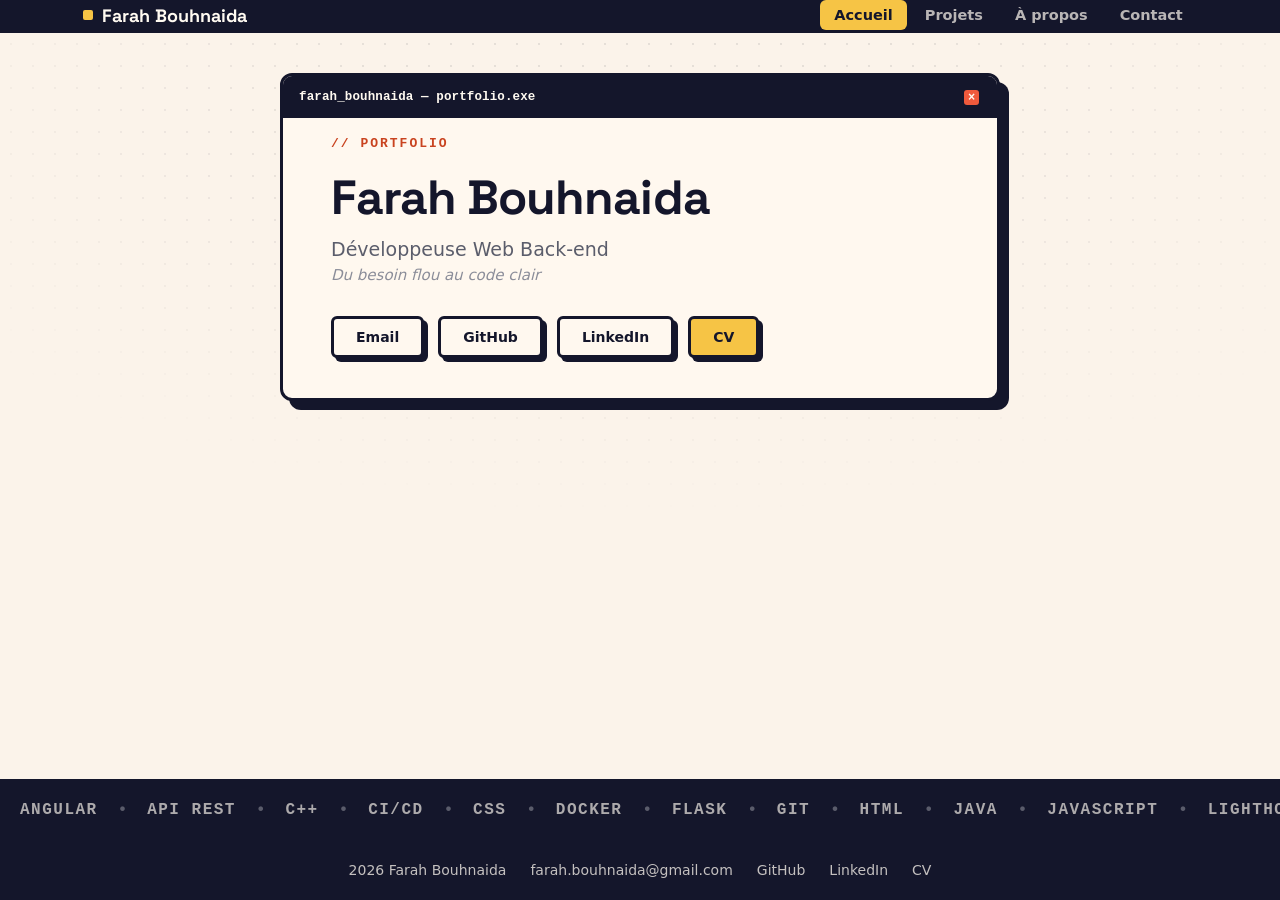
<file: index.html>
<!DOCTYPE html>
<html lang="fr">
<head>
  <meta charset="UTF-8">
  <meta name="viewport" content="width=device-width, initial-scale=1.0">
  <title>Farah Bouhnaida - Portfolio</title>
  <link rel="preconnect" href="https://fonts.googleapis.com">
  <link rel="preconnect" href="https://fonts.gstatic.com" crossorigin>
  <link href="https://fonts.googleapis.com/css2?family=Space+Grotesk:wght@500;600;700&display=swap" rel="stylesheet">
  <link rel="stylesheet" href="styles/style.css">
</head>
<body data-page="accueil">

  <header>
    <nav class="container">
      <span class="logo">Farah Bouhnaida</span>
      <ul>
        <li><a href="/" data-page="accueil" class="active">Accueil</a></li>
        <li><a href="/projets" data-page="projets">Projets</a></li>
        <li><a href="/apropos" data-page="apropos">À propos</a></li>
        <li><a href="/contact" data-page="contact">Contact</a></li>
      </ul>
    </nav>
  </header>

  <main>
    <section class="hero-section" id="accueil">
      <div class="hero-grille"></div>
      <div class="container hero-content">
        <p class="hero-eyebrow">Portfolio</p>
        <h1 class="hero-nom">Farah Bouhnaida</h1>
        <p class="hero-role">Développeuse Web Back-end</p>
        <p class="hero-tagline">Du besoin flou au code clair</p>

        <div class="hero-links">
          <a href="mailto:farah.bouhnaida@gmail.com" class="hero-lien">Email</a>
          <a href="https://github.com/farahbouh" target="_blank" rel="noopener" class="hero-lien">GitHub</a>
          <a href="https://www.linkedin.com/in/farahbouh/" target="_blank" rel="noopener" class="hero-lien">LinkedIn</a>
          <a href="/static/CV_Farah_Bouhnaida.pdf" target="_blank" rel="noopener" class="hero-lien hero-lien-principal">CV</a>
        </div>
      </div>
    </section>

    <section class="marquee-section" aria-label="Compétences techniques">
      <div class="marquee-track">
        <div class="marquee-content" id="marquee-track-1"></div>
        <div class="marquee-content" id="marquee-track-2"></div>
      </div>
    </section>
  </main>

  <footer>
    <div class="container">
      <span>2026 Farah Bouhnaida</span>
      <a href="mailto:farah.bouhnaida@gmail.com">farah.bouhnaida@gmail.com</a>
      <a href="https://github.com/farahbouh" target="_blank" rel="noopener">GitHub</a>
      <a href="https://www.linkedin.com/in/farahbouh/" target="_blank" rel="noopener">LinkedIn</a>
      <a href="/static/CV_Farah_Bouhnaida.pdf" target="_blank" rel="noopener">CV</a>
    </div>
  </footer>

  <script src="scripts/competences.js"></script>

</body>
</html>
</file>
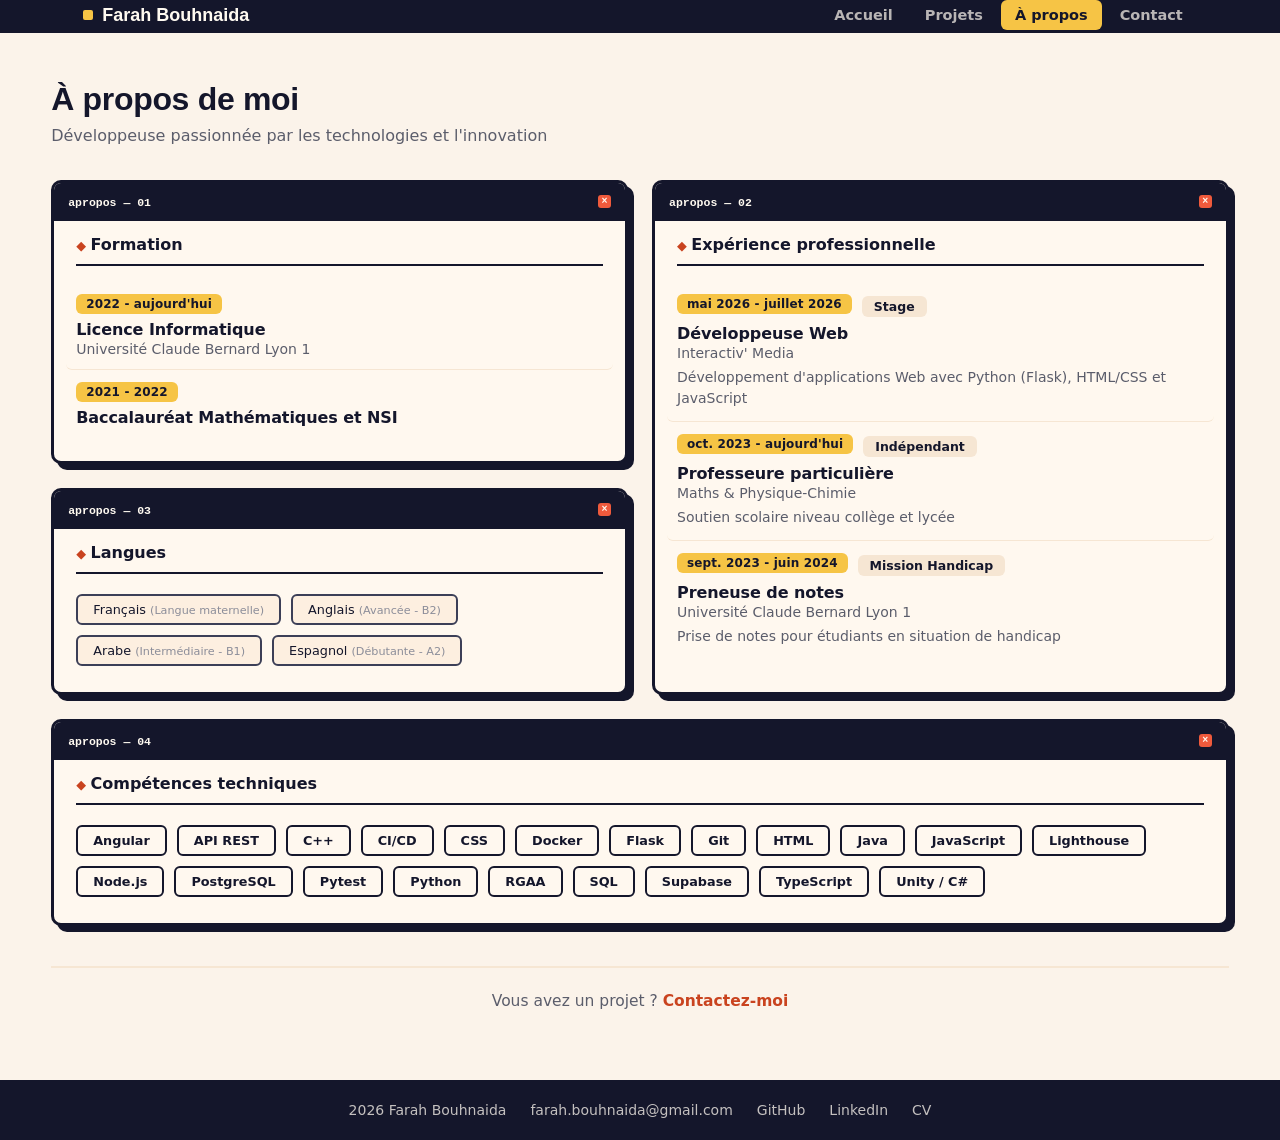
<file: apropos.html>
<!DOCTYPE html>
<html lang="fr">
<head>
  <meta charset="UTF-8">
  <meta name="viewport" content="width=device-width, initial-scale=1.0">
  <title>Farah Bouhnaida - Contact</title>
  <link rel="stylesheet" href="styles/style.css">
</head>
<body data-page="apropos">

  <header>
    <nav class="container">
      <span class="logo">Farah Bouhnaida</span>
      <ul>
        <li><a href="/" data-page="accueil">Accueil</a></li>
        <li><a href="/projets" data-page="projets">Projets</a></li>
        <li><a href="/apropos" data-page="apropos" class="active">À propos</a></li>
        <li><a href="/contact" data-page="contact">Contact</a></li>
      </ul>
    </nav>
  </header>

  <main class="container page-apropos">
    <h1 class="titre-page">À propos de moi</h1>
    <p class="sous-titre-page">Développeuse passionnée par les technologies et l'innovation</p>

    <div class="grille-apropos">
      <section class="section-apropos">
        <h3 class="titre-section">Formation</h3>
        <ul class="liste-experiences">
          <li>
            <div class="experience-item">
              <span class="periode">2022 - aujourd'hui</span>
              <span class="intitule">Licence Informatique</span>
              <span class="etablissement">Université Claude Bernard Lyon 1</span>
            </div>
          </li>
          <li>
            <div class="experience-item">
              <span class="periode">2021 - 2022</span>
              <span class="intitule">Baccalauréat Mathématiques et NSI</span>
            </div>
          </li>
        </ul>
      </section>

      <section class="section-apropos section-experience">
        <h3 class="titre-section">Expérience professionnelle</h3>
        <ul class="liste-experiences">
          <li class="experience-item">
            <div class="exp-header">
              <span class="periode">mai 2026 - juillet 2026</span>
              <span class="statut">Stage</span>
            </div>
            <span class="intitule">Développeuse Web</span>
            <span class="etablissement">Interactiv' Media</span>
            <p class="description">Développement d'applications Web avec Python (Flask), HTML/CSS et JavaScript</p>
          </li>
          <li class="experience-item">
            <div class="exp-header">
              <span class="periode">oct. 2023 - aujourd'hui</span>
              <span class="statut">Indépendant</span>
            </div>
            <span class="intitule">Professeure particulière</span>
            <span class="etablissement">Maths & Physique-Chimie</span>
            <p class="description">Soutien scolaire niveau collège et lycée</p>
          </li>
          <li class="experience-item">
            <div class="exp-header">
              <span class="periode">sept. 2023 - juin 2024</span>
              <span class="statut">Mission Handicap</span>
            </div>
            <span class="intitule">Preneuse de notes</span>
            <span class="etablissement">Université Claude Bernard Lyon 1</span>
            <p class="description">Prise de notes pour étudiants en situation de handicap</p>
          </li>
        </ul>
      </section>

      <section class="section-apropos">
        <h3 class="titre-section">Langues</h3>
        <div class="badges-container">
          <span class="badge-langue">Français <span class="niveau">(Langue maternelle)</span></span>
          <span class="badge-langue">Anglais <span class="niveau">(Avancée - B2)</span></span>
          <span class="badge-langue">Arabe <span class="niveau">(Intermédiaire - B1)</span></span>
          <span class="badge-langue">Espagnol <span class="niveau">(Débutante - A2)</span></span>
        </div>
      </section>

      <section class="section-apropos section-pleine-largeur">
        <h3 class="titre-section">Compétences techniques</h3>
        <div class="badges-container" id="badges-competences"></div>
      </section>
    </div>

    <div class="cta-subtil">
      <p class="cta-texte">Vous avez un projet ? <a href="/contact" class="cta-lien">Contactez-moi</a></p>
    </div>
  </main>

  <footer>
    <div class="container">
      <span>2026 Farah Bouhnaida</span>
      <a href="mailto:farah.bouhnaida@gmail.com">farah.bouhnaida@gmail.com</a>
      <a href="https://github.com/farahbouh" target="_blank" rel="noopener">GitHub</a>
      <a href="https://www.linkedin.com/in/farahbouh/" target="_blank" rel="noopener">LinkedIn</a>
      <a href="/static/CV_Farah_Bouhnaida.pdf" target="_blank" rel="noopener">CV</a>
    </div>
  </footer>

  <script src="scripts/competences.js"></script>

</body>
</html>
</file>
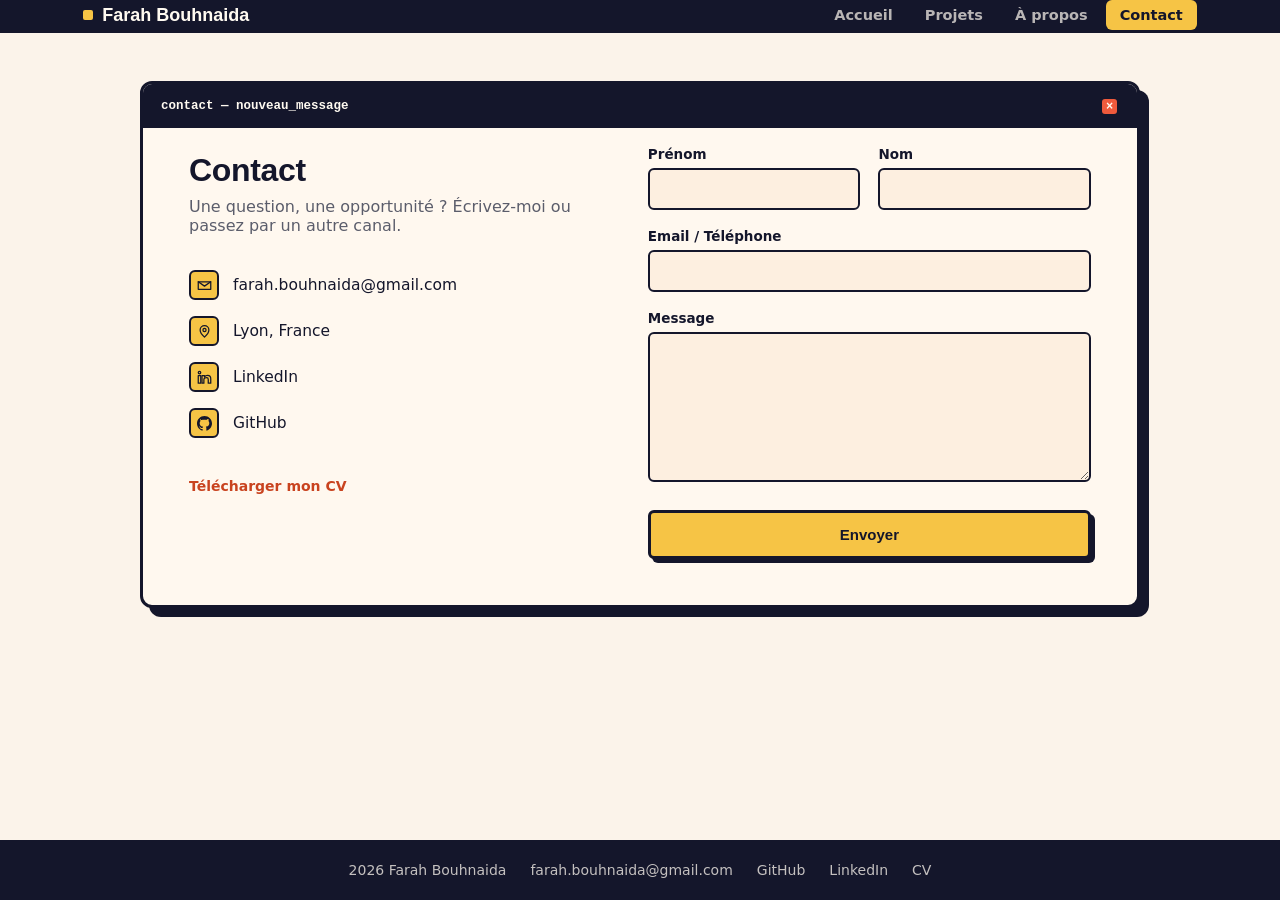
<file: contact.html>
<!DOCTYPE html>
<html lang="fr">
<head>
  <meta charset="UTF-8">
  <meta name="viewport" content="width=device-width, initial-scale=1.0">
  <title>Farah Bouhnaida - Contact</title>
  <link rel="stylesheet" href="styles/style.css">
</head>
<body data-page="contact">

  <header>
    <nav class="container">
      <span class="logo">Farah Bouhnaida</span>
      <ul>
        <li><a href="/" data-page="accueil">Accueil</a></li>
        <li><a href="/projets" data-page="projets">Projets</a></li>
        <li><a href="/apropos" data-page="apropos">À propos</a></li>
        <li><a href="/contact" data-page="contact" class="active">Contact</a></li>
      </ul>
    </nav>
  </header>

  <main class="container page-contact">
    <div class="carte-contact">
      <div class="grille-contact">
        <div class="colonne-info-contact">
          <h1 class="titre-page">Contact</h1>
          <p class="sous-titre-page">Une question, une opportunité ? Écrivez-moi ou passez par un autre canal.</p>

          <ul class="liste-contact-icones">
            <li>
              <span class="icone-contact">
                <svg viewBox="0 0 24 24" fill="none" stroke="currentColor" stroke-width="2" stroke-linecap="round" stroke-linejoin="round"><path d="M4 4h16v16H4z" opacity="0"/><path d="M22 6 12 13 2 6"/><path d="M2 6h20v12H2z"/></svg>
              </span>
              <a href="mailto:farah.bouhnaida@gmail.com">farah.bouhnaida@gmail.com</a>
            </li>
            <li>
              <span class="icone-contact">
                <svg viewBox="0 0 24 24" fill="none" stroke="currentColor" stroke-width="2" stroke-linecap="round" stroke-linejoin="round"><path d="M12 21s-7-6.4-7-11.5A7 7 0 0 1 19 9.5C19 14.6 12 21 12 21z"/><circle cx="12" cy="9.5" r="2.5"/></svg>
              </span>
              <span>Lyon, France</span>
            </li>
            <li>
              <span class="icone-contact">
                <svg viewBox="0 0 24 24" fill="none" stroke="currentColor" stroke-width="2" stroke-linecap="round" stroke-linejoin="round"><rect x="2" y="9" width="4" height="12"/><circle cx="4" cy="4" r="2"/><path d="M8 9h4v2c1-1.5 3-2.3 5-2.3 3 0 5 2 5 5.5V21h-4v-6c0-1.7-1-2.7-2.5-2.7S11 13.3 11 15v6H8z"/></svg>
              </span>
              <a href="https://www.linkedin.com/in/farahbouh/" target="_blank" rel="noopener">LinkedIn</a>
            </li>
            <li>
              <span class="icone-contact">
                <svg viewBox="0 0 24 24" fill="currentColor" stroke="none"><path d="M12 0C5.37 0 0 5.373 0 12c0 5.302 3.438 9.8 8.207 11.387.6.113.793-.26.793-.577 0-.285-.01-1.04-.016-2.04-3.338.725-4.042-1.61-4.042-1.61-.546-1.386-1.332-1.756-1.332-1.756-1.09-.745.083-.729.083-.729 1.205.084 1.84 1.237 1.84 1.237 1.07 1.834 2.807 1.304 3.492.997.108-.775.42-1.305.763-1.605-2.665-.303-5.467-1.334-5.467-5.93 0-1.31.468-2.38 1.236-3.22-.124-.303-.536-1.524.117-3.176 0 0 1.008-.322 3.301 1.23.957-.266 1.984-.4 3.005-.404 1.02.004 2.047.138 3.006.404 2.29-1.552 3.297-1.23 3.297-1.23.655 1.652.243 2.873.12 3.176.77.84 1.235 1.91 1.235 3.22 0 4.61-2.807 5.624-5.48 5.92.432.372.816 1.104.816 2.226 0 1.606-.015 2.902-.015 3.297 0 .32.192.694.8.576C20.565 21.795 24 17.298 24 12c0-6.627-5.373-12-12-12z"/></svg>
              </span>
              <a href="https://github.com/farahbouh" target="_blank" rel="noopener">GitHub</a>
            </li>
          </ul>

          <a href="/static/CV_Farah_Bouhnaida.pdf" target="_blank" rel="noopener" class="bouton-principal">Télécharger mon CV</a>
        </div>

        <form id="form-contact" action="https://formspree.io/f/mojgqadn" method="POST" class="formulaire">
          <div class="ligne-formulaire">
            <div class="champ">
              <label for="prenom">Prénom</label>
              <input type="text" id="prenom" name="prenom" required>
            </div>
            <div class="champ">
              <label for="nom">Nom</label>
              <input type="text" id="nom" name="nom" required>
            </div>
          </div>
          <div class="champ">
            <label for="moyen-contact">Email / Téléphone</label>
            <input type="text" id="moyen-contact" name="moyen_contact" required>
          </div>
          <div class="champ">
            <label for="message">Message</label>
            <textarea id="message" name="message" rows="6" required></textarea>
          </div>
          <button type="submit" class="bouton-envoyer">Envoyer</button>
        </form>
      </div>
    </div>
  </main>

  <footer>
    <div class="container">
      <span>2026 Farah Bouhnaida</span>
      <a href="mailto:farah.bouhnaida@gmail.com">farah.bouhnaida@gmail.com</a>
      <a href="https://github.com/farahbouh" target="_blank" rel="noopener">GitHub</a>
      <a href="https://www.linkedin.com/in/farahbouh/" target="_blank" rel="noopener">LinkedIn</a>
      <a href="/static/CV_Farah_Bouhnaida.pdf" target="_blank" rel="noopener">CV</a>
    </div>
  </footer>

  <script src="scripts/contact.js"></script>

</body>
</html>
</file>
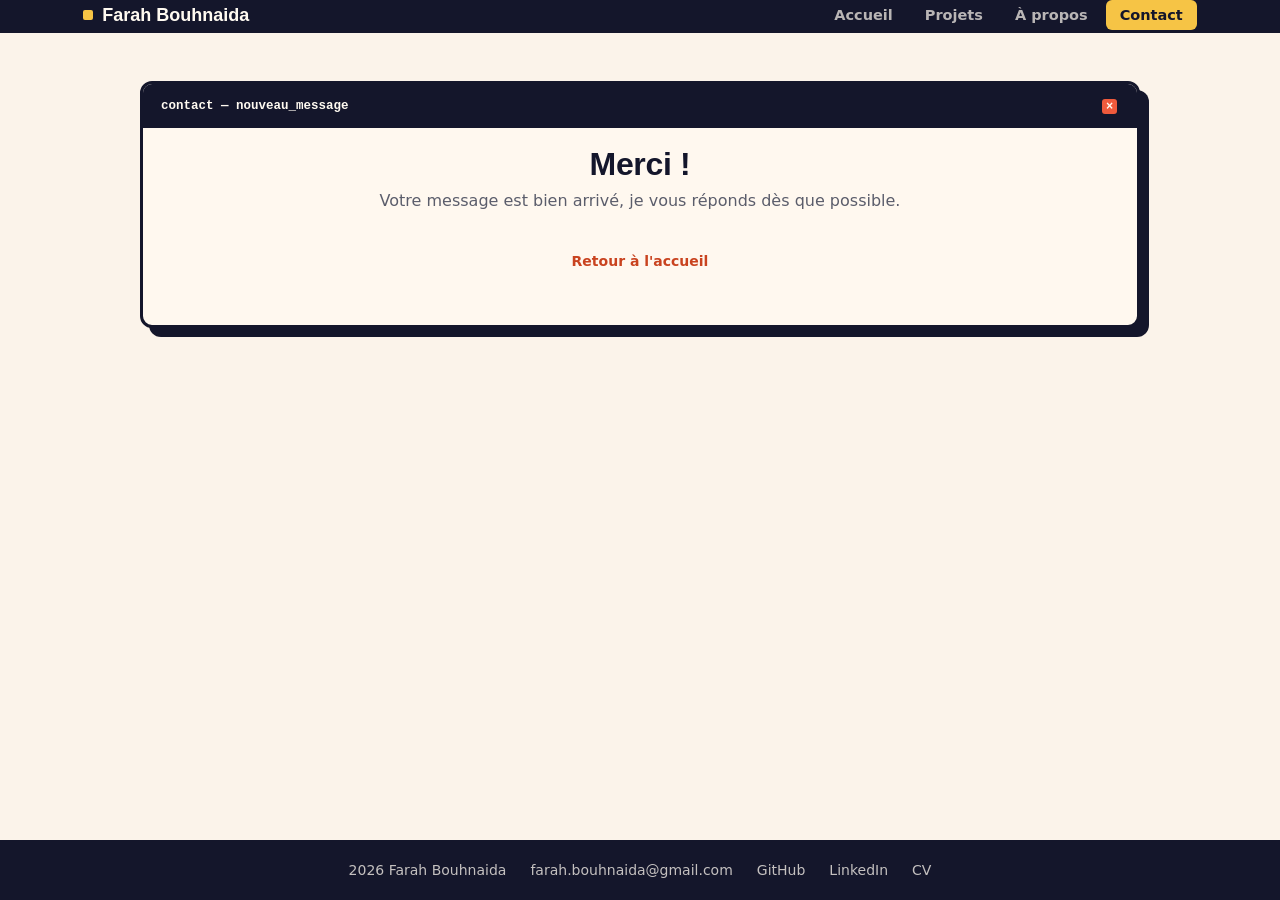
<file: merci.html>
<!DOCTYPE html>
<html lang="fr">
<head>
  <meta charset="UTF-8">
  <meta name="viewport" content="width=device-width, initial-scale=1.0">
  <title>Farah Bouhnaida - Merci</title>
  <link rel="stylesheet" href="styles/style.css">
</head>
<body data-page="contact">

  <header>
    <nav class="container">
      <span class="logo">Farah Bouhnaida</span>
      <ul>
        <li><a href="/" data-page="accueil">Accueil</a></li>
        <li><a href="/projets" data-page="projets">Projets</a></li>
        <li><a href="/apropos" data-page="apropos">À propos</a></li>
        <li><a href="/contact" data-page="contact" class="active">Contact</a></li>
      </ul>
    </nav>
  </header>

  <main class="container page-contact">
    <div class="carte-contact" style="text-align:center;">
      <h1 class="titre-page">Merci !</h1>
      <p class="sous-titre-page">Votre message est bien arrivé, je vous réponds dès que possible.</p>
      <a href="/" class="bouton-principal">Retour à l'accueil</a>
    </div>
  </main>

  <footer>
    <div class="container">
      <span>2026 Farah Bouhnaida</span>
      <a href="mailto:farah.bouhnaida@gmail.com">farah.bouhnaida@gmail.com</a>
      <a href="https://github.com/farahbouh" target="_blank" rel="noopener">GitHub</a>
      <a href="https://www.linkedin.com/in/farahbouh/" target="_blank" rel="noopener">LinkedIn</a>
      <a href="/static/CV_Farah_Bouhnaida.pdf" target="_blank" rel="noopener">CV</a>
    </div>
  </footer>

</body>
</html>
</file>
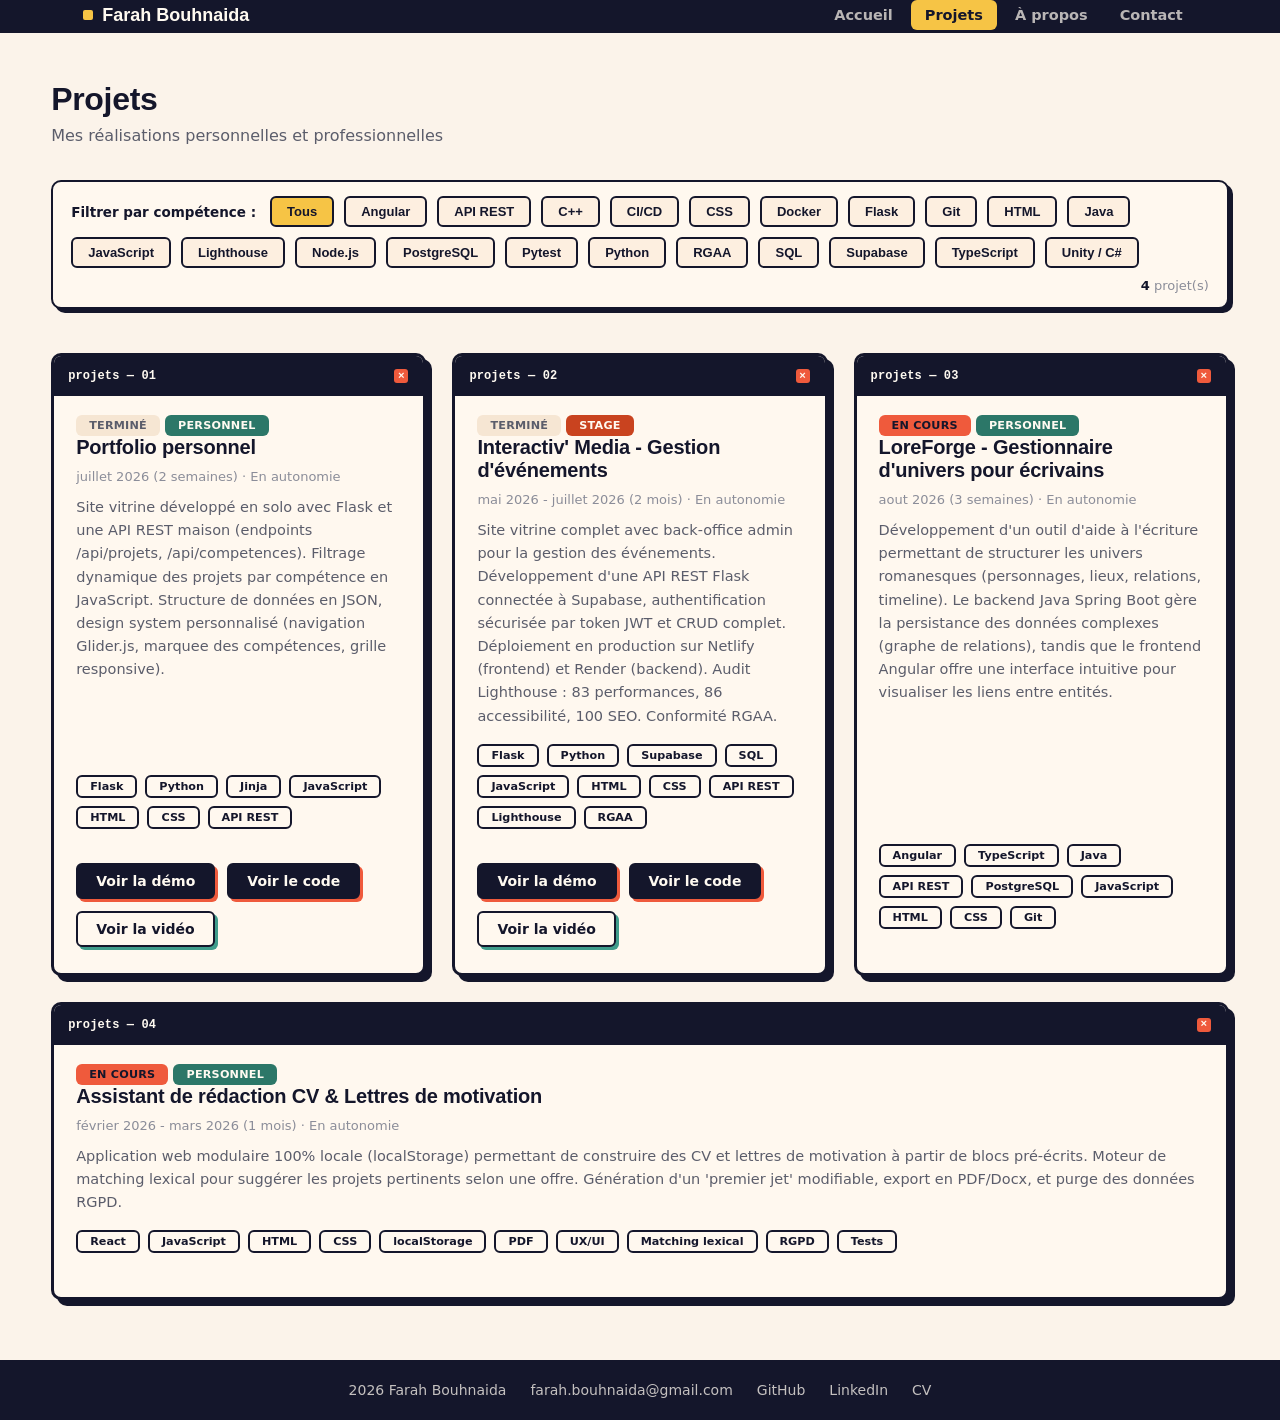
<file: projets.html>
<!DOCTYPE html>
<html lang="fr">
<head>
    <meta charset="UTF-8" />
    <meta name="viewport" content="width=device-width, initial-scale=1.0" />
    <title>Farah Bouhnaida - Projets</title>
    <link rel="stylesheet" href="styles/style.css" />
</head>
<body data-page="projets">

    <header>
        <nav class="container">
            <span class="logo">Farah Bouhnaida</span>
            <ul>
                <li><a href="/" data-page="accueil">Accueil</a></li>
                <li><a href="/projets" data-page="projets" class="active">Projets</a></li>
                <li><a href="/apropos" data-page="apropos">À propos</a></li>
                <li><a href="/contact" data-page="contact">Contact</a></li>
            </ul>
        </nav>
    </header>

    <main class="container page-projets">
        <h1 class="titre-page">Projets</h1>
        <p class="sous-titre-page">Mes réalisations personnelles et professionnelles</p>

        <!-- FILTRES (les boutons de compétence sont ajoutés par projets.js) -->
        <div class="filtres-container">
            <span class="filtres-label">Filtrer par compétence :</span>
            <button class="filtre-btn active" data-categorie="tous">Tous</button>
            <span class="filtres-resultats"><strong id="compteur-projets">0</strong> projet(s)</span>
        </div>

        <!-- GRILLE DES PROJETS (remplie par JS) -->
        <div class="grille-projets" id="projets-container"></div>
    </main>

    <footer>
        <div class="container">
            <span>2026 Farah Bouhnaida</span>
            <a href="mailto:farah.bouhnaida@gmail.com">farah.bouhnaida@gmail.com</a>
            <a href="https://github.com/farahbouh" target="_blank" rel="noopener">GitHub</a>
            <a href="https://www.linkedin.com/in/farahbouh/" target="_blank" rel="noopener">LinkedIn</a>
            <a href="/static/CV_Farah_Bouhnaida.pdf" target="_blank" rel="noopener">CV</a>
        </div>
    </footer>

    <script src="scripts/projets.js" defer></script>
</body>
</html>
</file>
<file: styles/style.css>
:root {
    /* Surfaces */
    --creme: #fbf3ea;
    --surface: #fff8ef;
    --surface-alt: #fdefe0;
    --surface-alt-2: #f6e6d3;

    /* Encre / bordures */
    --marine: #14162b;
    --marine-doux: #3c3f57;

    /* Texte */
    --texte: var(--marine);
    --texte-secondaire: #5b5d6b;
    --texte-tertiaire: #8b8d99;
    --texte-inverse: #fffaf1;

    /* Accents */
    --jaune: #f6c445;
    --jaune-fonce: #d9a72e;
    --rouge: #ef5a3c;
    --rouge-fonce: #c9431f;
    --sarcelle: #3f9c8b;
    --sarcelle-fonce: #2c7768;

    /* Épaisseurs & rayons */
    --bordure: 3px;
    --bordure-fine: 2px;
    --rayon-sm: 6px;
    --rayon-md: 10px;
    --rayon-lg: 12px;

    /* Ombres dures (néo-brutalisme, pas de flou) */
    --ombre-sm: 4px 4px 0 var(--marine);
    --ombre-md: 6px 6px 0 var(--marine);
    --ombre-lg: 9px 9px 0 var(--marine);

    /* Typographie */
    --police-affichage: 'Space Grotesk', 'Arial Black', Arial, sans-serif;
    --police-corps: system-ui, -apple-system, 'Segoe UI', Arial, sans-serif;
    --police-mono: 'JetBrains Mono', 'SFMono-Regular', Consolas, 'Courier New', monospace;
}

/* ============================================================
   RESET & BASE
   ============================================================ */
* {
    margin: 0;
    padding: 0;
    box-sizing: border-box;
}

html {
    height: 100%;
}

body {
    min-height: 100%;
    margin: 0;
    font-family: var(--police-corps);
    color: var(--texte);
    background: var(--creme);
    display: flex;
    flex-direction: column;
}

main {
    flex: 1 0 auto;
    display: flex;
    flex-direction: column;
}

a:focus-visible,
button:focus-visible,
input:focus-visible,
textarea:focus-visible {
    outline: 3px solid var(--rouge);
    outline-offset: 2px;
    border-radius: 3px;
}

/* ============================================================
   UTILITAIRES
   ============================================================ */
.container {
    width: min(92%, 1200px);
    padding: 0 clamp(16px, 3vw, 32px);
    margin: 0 auto;
}

/* ============================================================
   TYPOGRAPHIE
   ============================================================ */
h1 {
    font-family: var(--police-affichage);
    font-size: 32px;
    font-weight: 700;
    color: var(--texte);
    margin-bottom: 8px;
    letter-spacing: -0.01em;
}

.sous-titre-page {
    color: var(--texte-secondaire);
    font-size: 16px;
    margin-bottom: 35px;
}

/* ============================================================
   HEADER & NAVIGATION — barre de menu façon OS
   ============================================================ */
header {
    background: var(--marine);
    padding: 0;
    border-bottom: var(--bordure) solid var(--marine);
}

nav {
    position: relative;
    display: flex;
    flex-direction: column;
    align-items: center;
    justify-content: space-between;
    gap: 8px;
    padding: 12px 16px;
}

@media (min-width: 600px) {
    nav {
        flex-direction: row;
        padding: 10px clamp(16px, 3vw, 32px);
    }
}

.logo {
    display: inline-flex;
    align-items: center;
    gap: 9px;
    color: var(--texte-inverse);
    font-family: var(--police-affichage);
    font-size: 18px;
    font-weight: 700;
    white-space: nowrap;
}

.logo::before {
    content: '';
    display: inline-block;
    width: 10px;
    height: 10px;
    border-radius: 2px;
    background: var(--jaune);
}

nav ul {
    display: flex;
    flex-wrap: wrap;
    justify-content: center;
    list-style: none;
    gap: 4px;
    padding: 0;
    margin: 0;
    width: 100%;
}

@media (min-width: 600px) {
    nav ul {
        flex-wrap: nowrap;
        justify-content: flex-end;
        width: auto;
    }
}

nav a {
    display: inline-block;
    padding: 7px 14px;
    color: rgba(255, 250, 241, 0.7);
    text-decoration: none;
    font-weight: 600;
    font-size: 14.5px;
    border-radius: var(--rayon-sm);
    white-space: nowrap;
    transition: background-color .15s ease, color .15s ease;
}

@media (max-width: 400px) {
    nav a {
        font-size: 13px;
        padding: 6px 10px;
    }
}

nav a:hover {
    background: rgba(255, 255, 255, 0.08);
    color: var(--texte-inverse);
}

nav a.active {
    background: var(--jaune);
    color: var(--marine);
}

/* ============================================================
   HERO — grande fenêtre avec barre de titre
   ============================================================ */
.hero-section {
    position: relative;
    background: var(--creme);
    flex: 1 0 auto;
    display: flex;
    align-items: flex-start;
    justify-content: center;
    overflow: visible;
    padding: 28px 0 40px;
}

@media (min-width: 768px) {
    .hero-section {
        padding: 40px 0 56px;
    }
}

.hero-grille {
    position: absolute;
    inset: 0;
    background-image: radial-gradient(rgba(20, 22, 43, 0.09) 1.4px, transparent 1.4px);
    background-size: 22px 22px;
    mask-image: radial-gradient(ellipse 75% 65% at 50% 10%, black 30%, transparent 85%);
    -webkit-mask-image: radial-gradient(ellipse 75% 65% at 50% 10%, black 30%, transparent 85%);
    pointer-events: none;
}

.hero-content {
    position: relative;
    width: 100%;
    max-width: 720px;
    background: var(--surface);
    border: var(--bordure) solid var(--marine);
    border-radius: var(--rayon-lg);
    box-shadow: var(--ombre-lg);
    padding: 56px clamp(24px, 5vw, 48px) 40px;
    margin: 0 auto;
}

.hero-content::before {
    content: 'farah_bouhnaida — portfolio.exe';
    position: absolute;
    top: 0;
    left: 0;
    right: 0;
    height: 42px;
    display: flex;
    align-items: center;
    padding: 0 16px;
    background: var(--marine);
    color: var(--texte-inverse);
    font-family: var(--police-mono);
    font-size: 12.5px;
    font-weight: 600;
    letter-spacing: 0.01em;
    border-radius: 9px 9px 0 0;
}

.hero-content::after {
    content: '×';
    display: flex;
    align-items: center;
    justify-content: center;
    position: absolute;
    top: 14px;
    right: 18px;
    width: 15px;
    height: 15px;
    border-radius: 3px;
    background: var(--rouge);
    color: var(--texte-inverse);
    font-family: var(--police-mono);
    font-size: 12px;
    font-weight: 700;
    line-height: 1;
}

.hero-eyebrow {
    display: inline-block;
    color: var(--rouge-fonce);
    font-family: var(--police-mono);
    font-size: 13px;
    font-weight: 700;
    text-transform: uppercase;
    letter-spacing: 2px;
    margin-bottom: 16px;
}

.hero-eyebrow::before {
    content: '// ';
}

.hero-nom {
    font-family: var(--police-affichage);
    color: var(--texte);
    font-size: 38px;
    font-weight: 700;
    letter-spacing: -0.02em;
    margin-bottom: 10px;
}

@media (min-width: 768px) {
    .hero-nom {
        font-size: 48px;
    }
}

.hero-role {
    color: var(--texte-secondaire);
    font-size: 19px;
    font-weight: 500;
    margin-bottom: 6px;
}

.hero-tagline {
    color: var(--texte-tertiaire);
    font-size: 15px;
    font-style: italic;
    margin-bottom: 32px;
}

.hero-links {
    display: flex;
    flex-wrap: wrap;
    gap: 14px;
}

@media (max-width: 480px) {
    .hero-links {
        flex-direction: column;
        align-items: stretch;
    }
}

.hero-lien {
    display: inline-block;
    padding: 10px 22px;
    border-radius: var(--rayon-sm);
    border: var(--bordure) solid var(--marine);
    background: var(--surface);
    color: var(--texte);
    text-decoration: none;
    font-size: 14px;
    font-weight: 700;
    text-align: center;
    box-shadow: var(--ombre-sm);
    transition: transform 0.12s ease, box-shadow 0.12s ease;
}

@media (max-width: 480px) {
    .hero-lien {
        width: 100%;
    }
}

.hero-lien:hover {
    transform: translate(2px, 2px);
    box-shadow: 2px 2px 0 var(--marine);
}

.hero-lien-principal {
    background: var(--jaune);
    border-color: var(--marine);
    color: var(--marine);
}

.hero-lien-principal:hover {
    background: var(--jaune-fonce);
}

/* ============================================================
   MARQUEE (BANDEAU DEFILANT)
   ============================================================ */
.marquee-section {
    background: var(--marine);
    overflow: hidden;
    padding: 14px 0;
    border-top: var(--bordure) solid var(--marine);
    border-bottom: var(--bordure) solid var(--marine);
    flex-shrink: 0;
}

@media (min-width: 768px) {
    .marquee-section {
        padding: 18px 0;
    }
}

.marquee-section:hover .marquee-track {
    animation-play-state: paused;
}

.marquee-track {
    display: flex;
    width: max-content;
    animation: defiler 24s linear infinite;
}

@media (prefers-reduced-motion: reduce) {
    .marquee-track {
        animation: none;
    }
}

.marquee-content {
    display: flex;
    align-items: center;
    flex-shrink: 0;
}

.marquee-item {
    font-family: var(--police-mono);
    font-weight: 700;
    text-transform: uppercase;
    letter-spacing: 1.5px;
    font-size: 16px;
    color: rgba(255, 250, 241, 0.65);
    white-space: nowrap;
    padding: 0 14px;
    text-decoration: none;
    transition: color 0.2s ease;
}

@media (min-width: 768px) {
    .marquee-item {
        padding: 0 20px;
    }
}

.marquee-item:hover {
    color: var(--jaune);
}

.marquee-sep {
    color: rgba(255, 255, 255, 0.3);
    font-size: 16px;
}

@keyframes defiler {
    from { transform: translateX(0); }
    to { transform: translateX(-50%); }
}

/* ============================================================
   PAGES COMMUNES
   ============================================================ */
.page-projets,
.page-contact,
.page-apropos {
    padding: 36px 0 50px;
    display: flex;
    flex-direction: column;
}

@media (min-width: 768px) {
    .page-projets,
    .page-contact,
    .page-apropos {
        padding: 48px 0 60px;
    }
}

.page-projets .titre-page,
.page-contact .titre-page,
.page-apropos .titre-page {
    font-size: 32px;
    font-family: var(--police-affichage);
    font-weight: 700;
    color: var(--texte);
    letter-spacing: -0.01em;
    margin-bottom: 8px;
}

/* ============================================================
   PROJETS
   ============================================================ */
.grille-projets {
    counter-reset: projet-compteur;
    display: flex;
    flex-wrap: wrap;
    gap: 26px;
    margin-top: 20px;
    justify-content: flex-start;
}

@media (max-width: 600px) {
    .grille-projets {
        gap: 20px;
    }
}

/* ========== CARTE PROJET (fenêtre) ========== */
.carte-projet {
    counter-increment: projet-compteur;
    flex: 1 1 calc(33.333% - 26px);
    min-width: 280px;
    max-width: 100%;
    min-height: 280px;
    padding: 58px 22px 26px;
    background: var(--surface);
    border: var(--bordure) solid var(--marine);
    border-radius: var(--rayon-md);
    display: flex;
    flex-direction: column;
    position: relative;
    opacity: 0;
    box-shadow: var(--ombre-md);
    animation: fadeInUp 0.4s ease-out forwards;
    transition: transform 0.18s ease, box-shadow 0.18s ease;
}

@media (max-width: 992px) {
    .carte-projet {
        flex: 1 1 calc(50% - 26px);
        min-width: 240px;
    }
}

@media (max-width: 600px) {
    .carte-projet {
        flex: 1 1 100%;
        min-width: auto;
        min-height: 240px;
        padding: 54px 18px 22px;
    }
}

.carte-projet::before {
    content: 'projets — ' counter(projet-compteur, decimal-leading-zero);
    position: absolute;
    top: 0;
    left: 0;
    right: 0;
    height: 40px;
    display: flex;
    align-items: center;
    padding: 0 14px;
    background: var(--marine);
    color: var(--texte-inverse);
    font-family: var(--police-mono);
    font-size: 12px;
    font-weight: 600;
    letter-spacing: 0.01em;
    border-radius: 7px 7px 0 0;
}

.carte-projet::after {
    content: '×';
    display: flex;
    align-items: center;
    justify-content: center;
    position: absolute;
    top: 13px;
    right: 15px;
    width: 14px;
    height: 14px;
    border-radius: 3px;
    background: var(--rouge);
    color: var(--texte-inverse);
    font-family: var(--police-mono);
    font-size: 11px;
    font-weight: 700;
    line-height: 1;
}

.carte-projet:hover {
    transform: translate(-3px, -3px);
    box-shadow: var(--ombre-lg);
}

.carte-projet h2 {
    font-size: 20px;
    font-weight: 700;
    font-family: var(--police-affichage);
    color: var(--texte);
    margin: 0 0 6px;
    padding: 0;
    border: none;
    letter-spacing: -0.01em;
}

.carte-projet .description {
    font-size: 14.5px;
    color: var(--texte-secondaire);
    line-height: 1.6;
    margin: 0 0 16px;
    flex-grow: 1;
}

.carte-projet .badges {
    display: flex;
    flex-wrap: wrap;
    gap: 8px;
    margin: 0 0 18px;
}

/* ----- Carte surlignée (filtre actif) ----- */
.carte-surlignee {
    box-shadow: var(--ombre-md);
}
.carte-surlignee:hover {
    box-shadow: var(--ombre-lg);
}

@keyframes fadeInUp {
    from {
        opacity: 0;
        transform: translateY(20px);
    }
    to {
        opacity: 1;
        transform: translateY(0);
    }
}

/* ============================================================
   BADGES — étiquettes pleines, coins doux
   ============================================================ */
.badges-haut {
    display: flex;
    flex-wrap: wrap;
    gap: 8px;
    margin-bottom: 14px;
}

/* BADGE STATUT */
.badge-statut {
    display: inline-block;
    padding: 4px 13px;
    border-radius: var(--rayon-sm);
    font-size: 0.7rem;
    font-weight: 700;
    letter-spacing: 0.02em;
    text-transform: uppercase;
    color: var(--marine);
}
.badge-statut-termine {
    background: var(--jaune);
}
.badge-statut-en-cours {
    background: var(--rouge);
}
.badge-statut-a-venir {
    background: var(--sarcelle);
    color: var(--texte-inverse);
}
.badge-statut-brouillon {
    background: var(--surface-alt-2);
    color: var(--texte-secondaire);
}

/* BADGE TYPE */
.badge-type {
    display: inline-block;
    padding: 4px 13px;
    border-radius: var(--rayon-sm);
    font-size: 0.7rem;
    font-weight: 700;
    letter-spacing: 0.02em;
    text-transform: uppercase;
    color: var(--texte-inverse);
}
.badge-type-personnel {
    background: var(--sarcelle-fonce);
}
.badge-type-academique {
    background: var(--marine);
}
.badge-type-stage {
    background: var(--rouge-fonce);
}

/* BADGE TECHNOS (tags projets) */
.badge {
    display: inline-block;
    padding: 3px 12px;
    border-radius: var(--rayon-sm);
    background: var(--surface);
    color: var(--texte);
    font-size: 0.7rem;
    font-weight: 600;
    border: var(--bordure-fine) solid var(--marine);
}
.badge-surlignee {
    background: var(--jaune);
    color: var(--marine);
    border-color: var(--marine);
}

/* BADGE TECH (compétences techniques - page À propos) */
.badge-tech {
    display: inline-block;
    padding: 6px 15px;
    border-radius: var(--rayon-sm);
    background: var(--surface);
    color: var(--texte);
    font-size: 0.8rem;
    font-weight: 700;
    border: var(--bordure-fine) solid var(--marine);
    text-decoration: none;
    transition: background-color .15s ease, color .15s ease, transform .15s ease;
}
.badge-tech:hover {
    background: var(--jaune);
    color: var(--marine);
    transform: translateY(-2px);
}

/* BADGE LANGUE (page À propos) */
.badge-langue {
    display: inline-block;
    padding: 6px 15px;
    border-radius: var(--rayon-sm);
    background: var(--surface-alt);
    color: var(--texte);
    font-size: 0.8rem;
    font-weight: 500;
    border: var(--bordure-fine) solid var(--marine-doux);
}
.badge-langue .niveau {
    font-weight: 400;
    font-size: 0.7rem;
    color: var(--texte-tertiaire);
}
.badge-langue:hover {
    background: var(--surface-alt-2);
    border-color: var(--marine);
}

/* ============================================================
   BOUTONS D'ACTION SUR LES CARTES PROJETS
   ============================================================ */
.actions-projet {
    display: flex;
    flex-wrap: wrap;
    gap: 12px;
    margin-top: 16px;
    align-items: center;
}

.btn-action {
    display: inline-block;
    padding: 8px 18px;
    border-radius: var(--rayon-sm);
    font-size: 14px;
    font-weight: 700;
    text-decoration: none;
    text-align: center;
    border: var(--bordure-fine) solid var(--marine);
    transition: transform 0.12s ease, box-shadow 0.12s ease;
}

/* Bouton principal (démo / code) */
.btn-demo {
    background: var(--marine);
    color: var(--texte-inverse);
    box-shadow: 3px 3px 0 var(--rouge);
}
.btn-demo:hover {
    transform: translate(2px, 2px);
    box-shadow: 1px 1px 0 var(--rouge);
}

/* Bouton secondaire (vidéo) */
.btn-video {
    background: var(--surface);
    color: var(--texte);
    box-shadow: 3px 3px 0 var(--sarcelle);
}
.btn-video:hover {
    transform: translate(2px, 2px);
    box-shadow: 1px 1px 0 var(--sarcelle);
}

.actions-projet:only-child .btn-action {
    background: var(--marine);
    color: var(--texte-inverse);
    box-shadow: 3px 3px 0 var(--rouge);
}
.actions-projet:only-child .btn-action:hover {
    transform: translate(2px, 2px);
    box-shadow: 1px 1px 0 var(--rouge);
}

/* ============================================================
   BOUTONS
   ============================================================ */
.bouton-principal {
    display: inline-block;
    padding: 8px 0;
    color: var(--rouge-fonce);
    font-weight: 700;
    font-size: 14px;
    text-decoration: none;
    border-bottom: 2px solid transparent;
    align-self: flex-start;
    background: none;
    border-radius: 0;
    transition: border-color .15s ease;
}
.bouton-principal::after {
    display: inline-block;
}
.bouton-principal:hover {
    border-bottom-color: var(--rouge-fonce);
}

.bouton-envoyer {
    width: 100%;
    padding: 13px;
    background: var(--jaune);
    color: var(--marine);
    border: var(--bordure) solid var(--marine);
    border-radius: var(--rayon-sm);
    font-size: 15px;
    font-weight: 700;
    cursor: pointer;
    margin-top: 6px;
    box-shadow: var(--ombre-sm);
    transition: transform 0.12s ease, box-shadow 0.12s ease;
}

.bouton-envoyer:hover {
    background: var(--jaune-fonce);
    transform: translate(2px, 2px);
    box-shadow: 2px 2px 0 var(--marine);
}

.bouton-envoyer:active {
    transform: translate(4px, 4px);
    box-shadow: 0 0 0 var(--marine);
}

/* ============================================================
   CONTACT
   ============================================================ */
.carte-contact {
    position: relative;
    width: 100%;
    max-width: 1000px;
    margin: 0 auto;
    padding: 62px 30px 34px;
    background: var(--surface);
    border-radius: var(--rayon-lg);
    border: var(--bordure) solid var(--marine);
    box-shadow: var(--ombre-lg);
}

@media (min-width: 768px) {
    .carte-contact {
        padding: 62px 46px 46px;
    }
}

.carte-contact::before {
    content: 'contact — nouveau_message';
    position: absolute;
    top: 0;
    left: 0;
    right: 0;
    height: 44px;
    display: flex;
    align-items: center;
    padding: 0 18px;
    background: var(--marine);
    color: var(--texte-inverse);
    font-family: var(--police-mono);
    font-size: 12.5px;
    font-weight: 600;
    border-radius: 9px 9px 0 0;
}

.carte-contact::after {
    content: '×';
    display: flex;
    align-items: center;
    justify-content: center;
    position: absolute;
    top: 15px;
    right: 20px;
    width: 15px;
    height: 15px;
    border-radius: 3px;
    background: var(--rouge);
    color: var(--texte-inverse);
    font-family: var(--police-mono);
    font-size: 12px;
    font-weight: 700;
    line-height: 1;
}

.grille-contact {
    display: grid;
    grid-template-columns: 1fr 1.1fr;
    gap: 56px;
    align-items: start;
}

@media (max-width: 800px) {
    .grille-contact {
        grid-template-columns: 1fr;
        gap: 34px;
    }
}

.colonne-info-contact {
    padding-top: 6px;
}

.liste-contact-icones {
    list-style: none;
    padding: 0;
    margin: 8px 0 32px;
    display: flex;
    flex-direction: column;
    gap: 16px;
}

.liste-contact-icones li {
    display: flex;
    align-items: center;
    gap: 14px;
}

.liste-contact-icones a {
    color: var(--texte);
    text-decoration: none;
    font-size: 15.5px;
    font-weight: 500;
}

.liste-contact-icones a:hover {
    color: var(--rouge-fonce);
    text-decoration: underline;
}

.liste-contact-icones span {
    color: var(--texte);
    font-size: 15.5px;
}

.icone-contact {
    display: flex;
    align-items: center;
    justify-content: center;
    width: 30px;
    height: 30px;
    flex-shrink: 0;
    color: var(--marine);
    background: var(--jaune);
    border: var(--bordure-fine) solid var(--marine);
    border-radius: var(--rayon-sm);
}

.icone-contact svg {
    width: 15px;
    height: 15px;
}

.formulaire {
    width: 100%;
}

.ligne-formulaire {
    display: grid;
    grid-template-columns: 1fr;
    gap: 0;
}

@media (min-width: 600px) {
    .ligne-formulaire {
        grid-template-columns: 1fr 1fr;
        gap: 18px;
    }
}

.champ {
    margin-bottom: 16px;
}

@media (min-width: 600px) {
    .champ {
        margin-bottom: 18px;
    }
}

.champ label {
    display: block;
    font-weight: 700;
    color: var(--texte);
    margin-bottom: 6px;
    font-size: 13.5px;
}

.champ input,
.champ textarea {
    width: 100%;
    padding: 10px 13px;
    font-family: inherit;
    font-size: 15px;
    color: var(--texte);
    background: var(--surface-alt);
    border: var(--bordure-fine) solid var(--marine);
    border-radius: var(--rayon-sm);
    transition: box-shadow .15s ease, background-color .15s ease;
}

.champ input:focus,
.champ textarea:focus {
    outline: none;
    background: var(--surface);
    box-shadow: 3px 3px 0 var(--jaune);
}

.champ textarea {
    resize: vertical;
    min-height: 120px;
}

@media (min-width: 768px) {
    .champ textarea {
        min-height: 150px;
    }
}

/* ============================================================
   A PROPOS
   ============================================================ */
.grille-apropos {
    counter-reset: section-compteur;
    display: grid;
    grid-template-columns: 1fr 1fr;
    gap: 24px;
    align-items: stretch;
    margin-bottom: 20px;
}

@media (max-width: 900px) {
    .grille-apropos {
        grid-template-columns: 1fr;
        gap: 18px;
    }
}

.section-apropos {
    counter-increment: section-compteur;
    position: relative;
    display: flex;
    flex-direction: column;
    padding: 52px 22px 22px;
    background: var(--surface);
    border-radius: var(--rayon-md);
    border: var(--bordure) solid var(--marine);
    box-shadow: var(--ombre-md);
}

@media (max-width: 600px) {
    .section-apropos {
        padding: 48px 16px 16px;
    }
}

.section-apropos::before {
    content: 'apropos — ' counter(section-compteur, decimal-leading-zero);
    position: absolute;
    top: 0;
    left: 0;
    right: 0;
    height: 38px;
    display: flex;
    align-items: center;
    padding: 0 14px;
    background: var(--marine);
    color: var(--texte-inverse);
    font-family: var(--police-mono);
    font-size: 11.5px;
    font-weight: 600;
    border-radius: 7px 7px 0 0;
}

.section-apropos::after {
    content: '×';
    display: flex;
    align-items: center;
    justify-content: center;
    position: absolute;
    top: 12px;
    right: 14px;
    width: 13px;
    height: 13px;
    border-radius: 3px;
    background: var(--rouge);
    color: var(--texte-inverse);
    font-family: var(--police-mono);
    font-size: 10px;
    font-weight: 700;
    line-height: 1;
}

.section-experience {
    grid-row: span 2;
}

@media (max-width: 900px) {
    .section-experience {
        grid-row: auto;
    }
}

.section-pleine-largeur {
    grid-column: 1 / -1;
}

@media (max-width: 900px) {
    .section-pleine-largeur {
        grid-column: 1;
    }
}

.titre-section {
    display: inline-block;
    font-size: 16px;
    color: var(--texte);
    font-weight: 700;
    margin-bottom: 16px;
    padding-bottom: 10px;
    border-bottom: var(--bordure-fine) solid var(--marine);
    width: 100%;
}

.titre-section::before {
    content: '◆ ';
    color: var(--rouge-fonce);
    font-size: 0.8em;
}

.liste-experiences {
    list-style: none;
    padding: 0;
    margin: 0;
    flex-grow: 1;
}

.liste-experiences li {
    padding: 12px 10px;
    margin: 0 -10px;
    border-bottom: 1px solid var(--surface-alt-2);
    border-radius: var(--rayon-sm);
    transition: background-color .15s ease;
}

.liste-experiences li:hover {
    background: var(--surface-alt);
}

.liste-experiences li:last-child {
    border-bottom: none;
}

.experience-item {
    display: flex;
    flex-direction: column;
    gap: 2px;
}

.exp-header {
    display: flex;
    flex-direction: column;
    align-items: flex-start;
    gap: 6px;
    margin-bottom: 4px;
}

@media (min-width: 480px) {
    .exp-header {
        flex-direction: row;
        align-items: center;
        gap: 10px;
        flex-wrap: wrap;
    }
}

.periode {
    display: inline-block;
    align-self: flex-start;
    font-weight: 700;
    color: var(--marine);
    background: var(--jaune);
    font-size: 12px;
    letter-spacing: 0.01em;
    padding: 3px 10px;
    border-radius: var(--rayon-sm);
    margin-bottom: 4px;
}

.statut {
    padding: 3px 12px;
    background: var(--surface-alt-2);
    color: var(--texte);
    border-radius: var(--rayon-sm);
    font-size: 12.5px;
    font-weight: 700;
}

.intitule {
    font-weight: 700;
    font-size: 16px;
    color: var(--texte);
    letter-spacing: -0.005em;
}

.etablissement {
    color: var(--texte-secondaire);
    font-size: 14px;
}

.description {
    color: var(--texte-secondaire);
    font-size: 14px;
    margin-top: 4px;
    line-height: 1.5;
}

.badges-container {
    display: flex;
    flex-wrap: wrap;
    gap: 10px;
    padding: 4px 0;
    align-content: flex-start;
    flex-grow: 1;
}

@media (max-width: 600px) {
    .badges-container {
        gap: 8px;
    }
}

/* ============================================================
   CTA SUBTIL
   ============================================================ */
.cta-subtil {
    padding: 24px 0 10px;
    margin-top: 20px;
    text-align: center;
    border-top: var(--bordure-fine) solid var(--surface-alt-2);
}

.cta-texte {
    font-size: 15.5px;
    color: var(--texte-secondaire);
}

.cta-lien {
    color: var(--rouge-fonce);
    text-decoration: none;
    font-weight: 700;
    transition: color 0.15s ease;
}

.cta-lien:hover {
    text-decoration: underline;
}

/* ============================================================
   FILTRES PROJETS
   ============================================================ */
.filtres-container {
    display: flex;
    flex-wrap: wrap;
    align-items: center;
    gap: 10px;
    padding: 14px 18px;
    margin-bottom: 24px;
    background: var(--surface);
    border-radius: var(--rayon-md);
    border: var(--bordure-fine) solid var(--marine);
    box-shadow: var(--ombre-sm);
}

.filtres-label {
    font-weight: 700;
    font-size: 13.5px;
    color: var(--texte);
    margin-right: 4px;
}

.filtre-btn {
    padding: 6px 15px;
    background: var(--surface-alt);
    border: var(--bordure-fine) solid var(--marine);
    border-radius: var(--rayon-sm);
    font-size: 13px;
    font-weight: 600;
    color: var(--texte);
    cursor: pointer;
    transition: background-color .15s ease, transform .12s ease;
}

.filtre-btn:hover {
    background: var(--surface-alt-2);
    transform: translateY(-2px);
}

.filtre-btn.active {
    background: var(--jaune);
    color: var(--marine);
}

.filtre-btn.active:hover {
    background: var(--jaune-fonce);
}

.filtres-resultats {
    margin-left: auto;
    font-size: 13px;
    color: var(--texte-tertiaire);
}

.filtres-resultats strong {
    color: var(--texte);
}

@media (max-width: 600px) {
    .filtres-container {
        flex-direction: column;
        align-items: stretch;
        gap: 8px;
        padding: 12px 16px;
    }

    .filtres-label {
        margin-bottom: 4px;
    }

    .filtre-btn {
        text-align: center;
        padding: 8px 12px;
        font-size: 12px;
        flex: 1;
    }

    .filtres-resultats {
        margin-left: 0;
        text-align: center;
        padding-top: 4px;
    }
}

/* ============================================================
   STYLES PROJETS SUPPLEMENTAIRES
   ============================================================ */
.duree-projet {
    font-size: 13px;
    color: var(--texte-tertiaire);
    margin: 4px 0 12px;
}

.liens-projet {
    margin-top: 12px;
}

.lien-secondaire {
    color: var(--rouge-fonce);
    text-decoration: none;
    font-size: 14px;
    font-weight: 600;
    transition: color 0.15s ease;
}

.lien-secondaire:hover {
    text-decoration: underline;
}

/* ============================================================
   FOOTER
   ============================================================ */
footer {
    background-color: var(--marine);
    padding: 22px 0;
    flex-shrink: 0;
}

footer .container {
    display: flex;
    flex-wrap: wrap;
    gap: 18px;
    justify-content: center;
    color: rgba(255, 250, 241, 0.75);
    font-size: 14px;
}

@media (min-width: 600px) {
    footer .container {
        gap: 24px;
    }
}

footer a {
    color: rgba(255, 250, 241, 0.75);
    text-decoration: none;
    transition: color 0.15s ease;
}

footer a:hover {
    color: var(--jaune);
    text-decoration: underline;
}

/* ============================================================
   ACCESSIBILITE - REDUCTION DE MOUVEMENT
   ============================================================ */
@media (prefers-reduced-motion: reduce) {
    .carte-projet {
        animation: none;
        opacity: 1;
    }
    .carte-projet:hover {
        transform: none;
    }
    .marquee-track {
        animation: none;
    }
}
</file>
